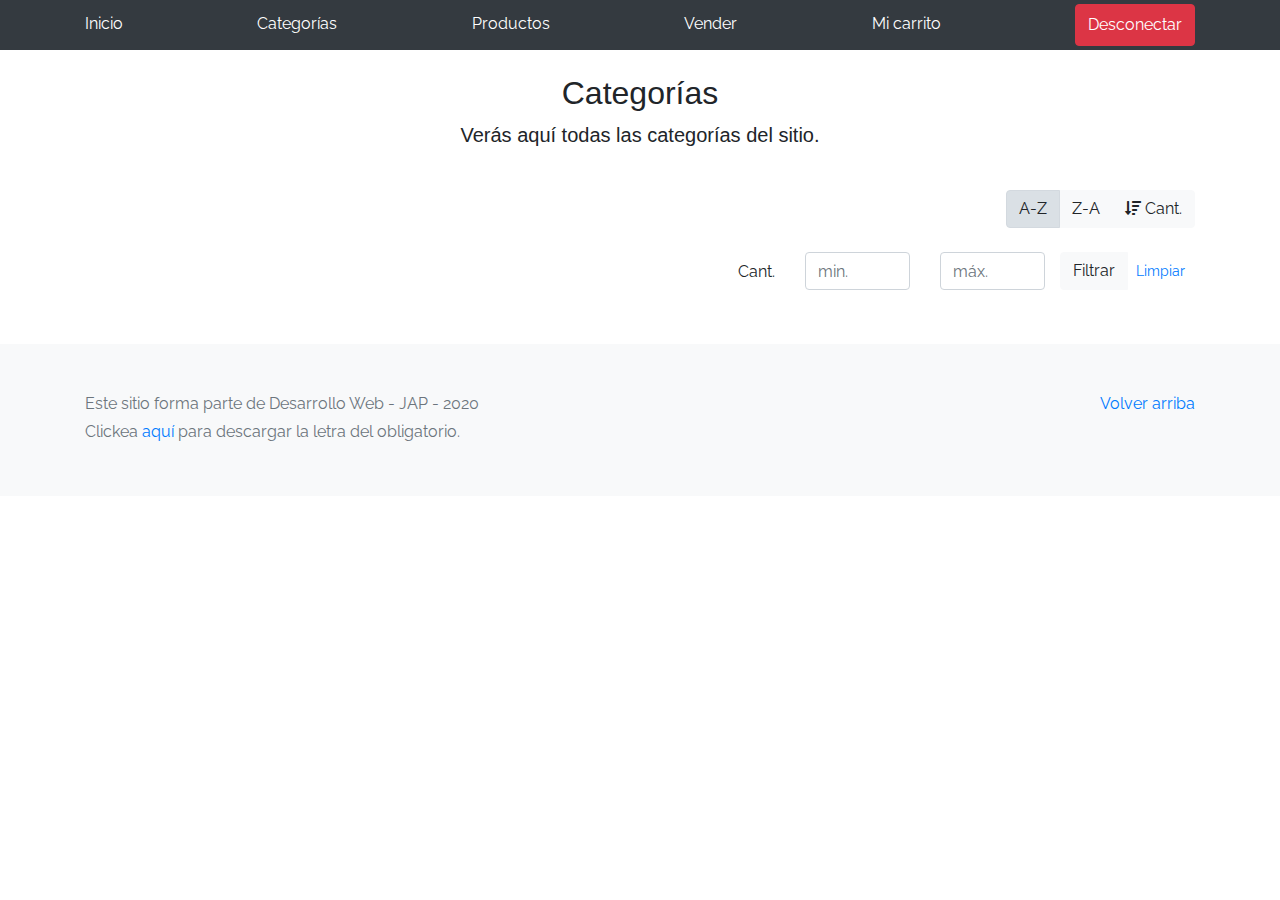
<file: categories.html>
<!DOCTYPE html>
<!-- saved from url=(0049)https://getbootstrap.com/docs/4.3/examples/album/ -->
<html lang="en">
  <head>
    <meta http-equiv="Content-Type" content="text/html; charset=UTF-8">
    <meta name="viewport" content="width=device-width, initial-scale=1, shrink-to-fit=no">
    <meta name="description" content="">
    <title>eMercado - Todo lo que busques está aquí</title>
    <meta name="google-signin-scope" content="profile email">
    <meta name="google-signin-client_id" content="978917900966-ka2gjq8goav6g8ss7s3sfohl68n6hs6p.apps.googleusercontent.com">
    <script src="https://apis.google.com/js/platform.js?onload=onLoad" async defer></script>
    <script src="js/google.js" charset="utf-8"></script>
    <script src="js/desconectar.js" charset="utf-8"></script>
    <link rel="canonical" href="https://getbootstrap.com/docs/4.3/examples/album/">
    <link href="https://fonts.googleapis.com/css?family=Raleway:300,300i,400,400i,700,700i,900,900i" rel="stylesheet">
    <link href="css/font-awesome.min.css" rel="stylesheet">
    <link href="css/bootstrap.min.css" rel="stylesheet">
    <link href="css/styles.css" rel="stylesheet">
  </head>
  <body>
    <nav class="site-header sticky-top py-1 bg-dark">
      <div class="container d-flex flex-column flex-md-row justify-content-between">
        <a class="py-2 d-none d-md-inline-block" href="inicio.html">Inicio</a>
        <a class="py-2 d-none d-md-inline-block" href="categories.html">Categorías</a>
        <a class="py-2 d-none d-md-inline-block" href="products.html">Productos</a>
        <a class="py-2 d-none d-md-inline-block" href="sell.html">Vender</a>
        <a class="py-2 d-none d-md-inline-block" href="cart.html">Mi carrito</a>
        <button class="btn btn-danger py-2 d-none d-md-inline-block" onclick="desconectar();">Desconectar</button>
      </div>
    </nav>
    <main role="main" class="pb-5">
        <div class="text-center p-4">
            <h2>Categorías</h2>
            <p class="lead">Verás aquí todas las categorías del sitio.</p>
        </div>
        <div class="container">
            <div class="row">
                <div class="col text-right">
                    <div class="btn-group btn-group-toggle mb-4" data-toggle="buttons">
                        <label class="btn btn-light active" id="sortAsc" >
                            <input type="radio" name="options" autocomplete="off" checked>A-Z
                        </label>
                        <label class="btn btn-light" id="sortDesc" >
                            <input type="radio" name="options" autocomplete="off">Z-A
                        </label>
                        <label class="btn btn-light" id="sortByCount" >
                            <input type="radio" name="options" autocomplete="off"><i class="fas fa-sort-amount-down mr-1"></i>Cant.
                        </label>
                    </div>
                </div>
            </div>
            <div class="row justify-content-end">
              <div class="col-md-6"></div>
                <div class="col-md-6 col-sm-12 mb-1 container">
                  <div class="row container p-0 m-0">
                    <div class="col">
                      <p class="font-weight-normal text-right my-2">Cant.</p>
                    </div>
                    <div class="col">
                      <input class="form-control" type="number" placeholder="min." id="rangeFilterCountMin">
                    </div>
                    <div class="col">
                      <input class="form-control" type="number" placeholder="máx." id="rangeFilterCountMax">
                    </div>
                    <div class="col-3 p-0">
                      <div class="btn-group" role="group">
                        <button class="btn btn-light btn-block" id="rangeFilterCount">Filtrar</button>
                        <button class="btn btn-link btn-sm" id="clearRangeFilter">Limpiar</button>
                      </div>
                    </div>
                  </div>
                </div>
            </div>
            <div class="row">
                <div class="list-group" id="cat-list-container">
                </div>
            </div>
        </div>
    </main>
    <footer class="text-muted bg-light">
      <div class="container">
        <p class="float-right">
          <a href="#">Volver arriba</a>
        </p>
        <p>Este sitio forma parte de Desarrollo Web - JAP - 2020</p>
        <p>Clickea <a target="_blank" href="Letra.pdf">aquí</a> para descargar la letra del obligatorio.</p>
      </div>
    </footer>
    <div id="spinner-wrapper"><div class="lds-ring"><div></div><div></div><div></div><div></div></div></div>
    <script src="js/jquery-3.4.1.min.js"></script>
    <script src="js/bootstrap.bundle.min.js"></script>
    <script src="js/init.js"></script>
    <script src="js/categories.js"></script>
  </body>
</html>
</file>
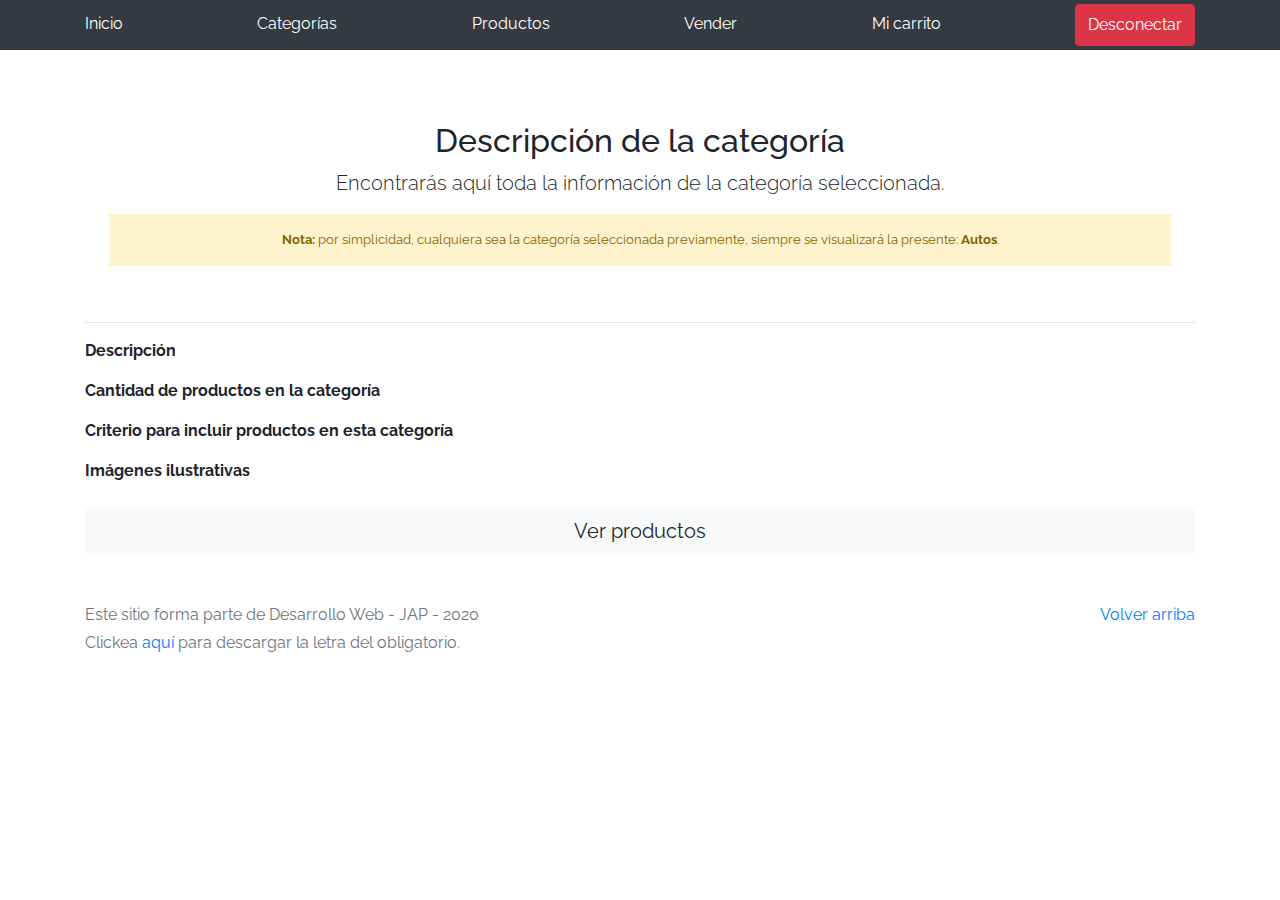
<file: category-info.html>
<!DOCTYPE html>
<!-- saved from url=(0049)https://getbootstrap.com/docs/4.3/examples/album/ -->
<html lang="en">

<head>
  <meta http-equiv="Content-Type" content="text/html; charset=UTF-8">
  <meta name="viewport" content="width=device-width, initial-scale=1, shrink-to-fit=no">
  <meta name="description" content="">
  <title>eMercado - Todo lo que busques está aquí</title>
  <link rel="canonical" href="https://getbootstrap.com/docs/4.3/examples/album/">
  <link href="https://fonts.googleapis.com/css?family=Raleway:300,300i,400,400i,700,700i,900,900i" rel="stylesheet">
  <!-- Bootstrap core CSS -->
  <link href="css/bootstrap.min.css" rel="stylesheet">
  <link href="css/styles.css" rel="stylesheet">
  <meta name="google-signin-scope" content="profile email">
  <meta name="google-signin-client_id" content="978917900966-ka2gjq8goav6g8ss7s3sfohl68n6hs6p.apps.googleusercontent.com">
  <script src="https://apis.google.com/js/platform.js?onload=onLoad" async defer></script>
  <script src="js/google.js" charset="utf-8"></script>
  <script src="js/desconectar.js" charset="utf-8"></script>
</head>

<body>
  <nav class="site-header sticky-top py-1 bg-dark">
    <div class="container d-flex flex-column flex-md-row justify-content-between">
      <a class="py-2 d-none d-md-inline-block" href="inicio.html">Inicio</a>
      <a class="py-2 d-none d-md-inline-block" href="categories.html">Categorías</a>
      <a class="py-2 d-none d-md-inline-block" href="products.html">Productos</a>
      <a class="py-2 d-none d-md-inline-block" href="sell.html">Vender</a>
      <a class="py-2 d-none d-md-inline-block" href="cart.html">Mi carrito</a>
      <button class="btn btn-danger py-2 d-none d-md-inline-block" onclick="desconectar();">Desconectar</button>
    </div>
  </nav>
  <main role="main">
    <div class="container mt-5">
      <div class="text-center p-4">
        <h2>Descripción de la categoría</h2>
        <p class="lead">Encontrarás aquí toda la información de la categoría seleccionada.</p>
        <p class="small alert-warning py-3"><strong>Nota: </strong>por simplicidad, cualquiera sea la categoría
          seleccionada previamente, siempre se visualizará la presente: <strong>Autos</strong>.</p>
      </div>
      <h3 id="categoryName"></h3>
      <hr class="my-3">
      <dl>
        <dt>Descripción</dt>
        <dd>
          <p id="categoryDescription"></p>
        </dd>

        <dt>Cantidad de productos en la categoría</dt>
        <dd>
          <p id="productCount"></p>
        </dd>

        <dt>Criterio para incluir productos en esta categoría</dt>
        <dd>
          <p id="productCriteria"></p>
        </dd>

        <dt>Imágenes ilustrativas</dt>
        <dd>
          <div class="row text-center text-lg-left pt-2" id="productImagesGallery">
          </div>
        </dd>
      </dl>
      <a type="button" class="btn btn-light btn-lg btn-block" href="products.html">Ver productos</a>
    </div>
  </main>
  <footer class="text-muted">
    <div class="container">
      <p class="float-right">
        <a href="#">Volver arriba</a>
      </p>
      <p>Este sitio forma parte de Desarrollo Web - JAP - 2020</p>
      <p>Clickea <a target="_blank" href="Letra.pdf">aquí</a> para descargar la letra del obligatorio.</p>
    </div>
  </footer>
  <div id="spinner-wrapper">
    <div class="lds-ring">
      <div></div>
      <div></div>
      <div></div>
      <div></div>
    </div>
  </div>
  <script src="js/jquery-3.4.1.min.js"></script>
  <script src="js/bootstrap.bundle.min.js"></script>
  <script src="js/init.js"></script>
  <script src="js/category-info.js"></script>
</body>

</html>
</file>
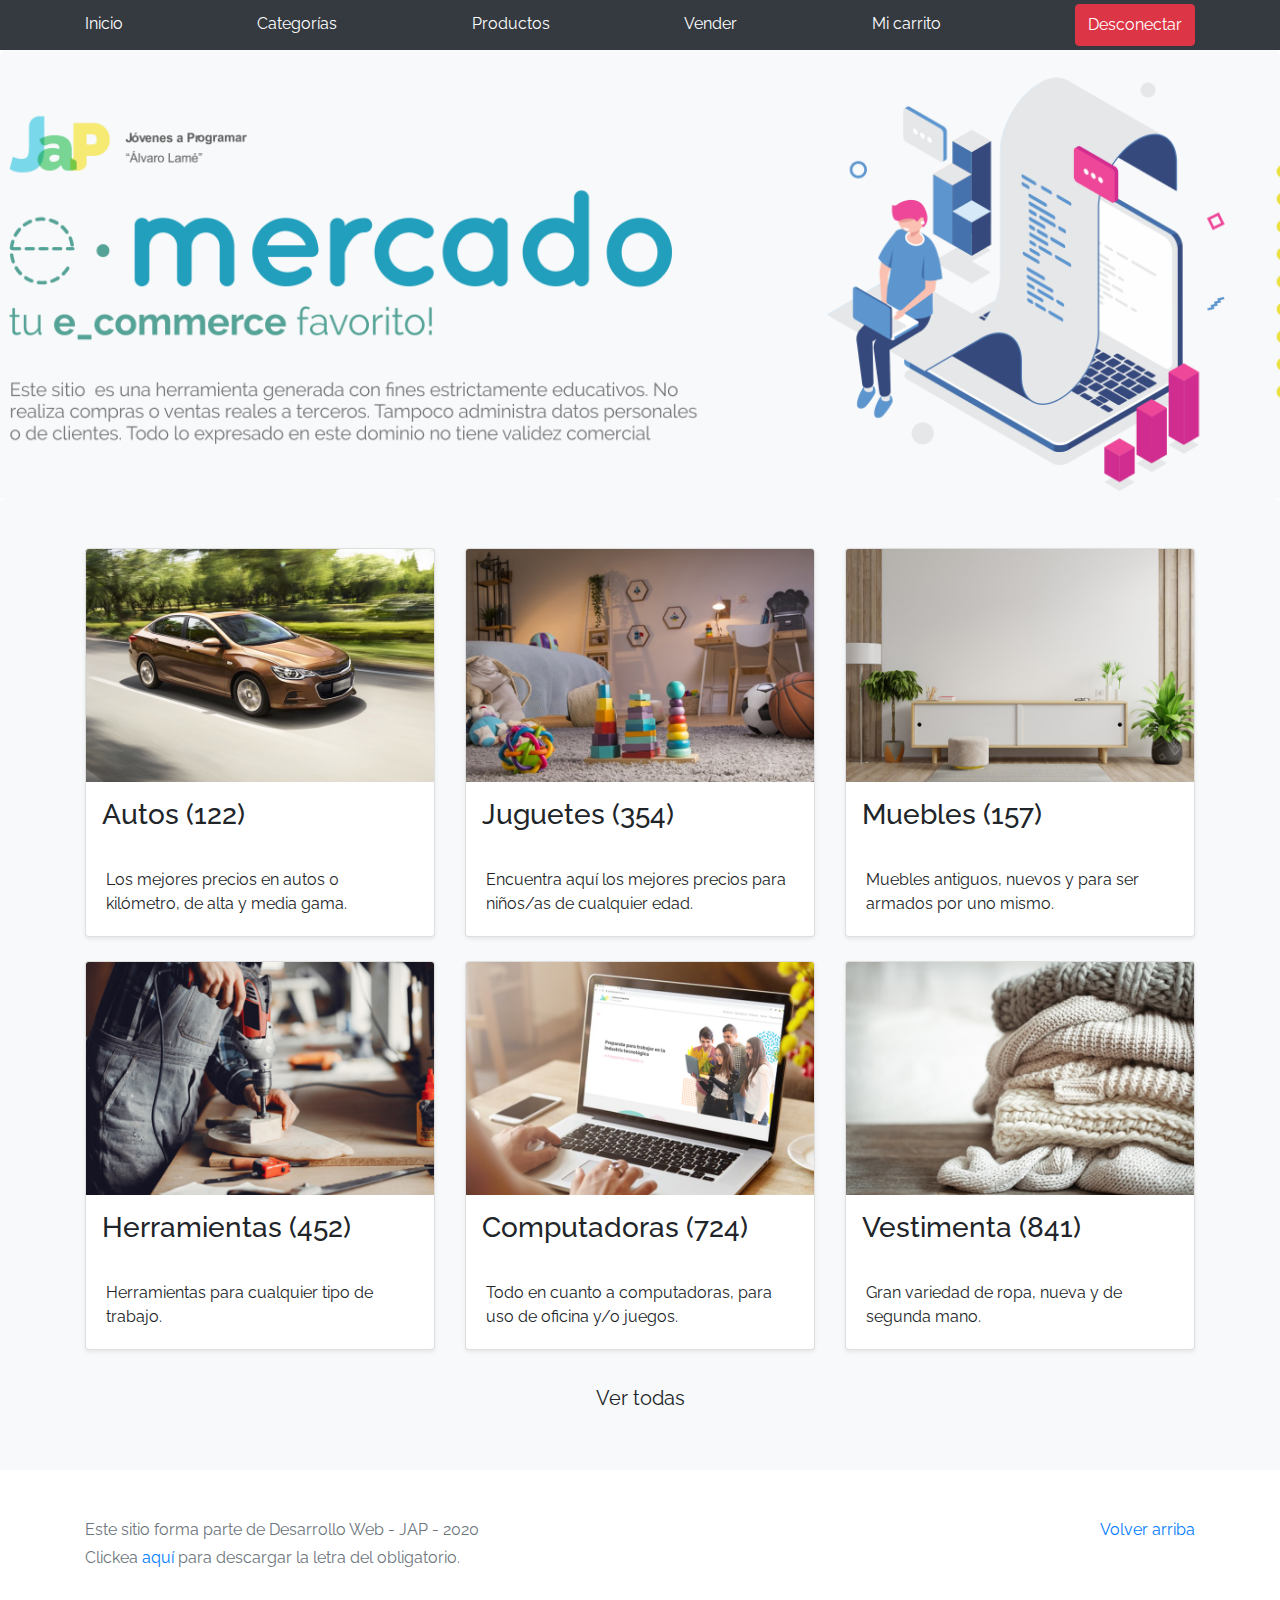
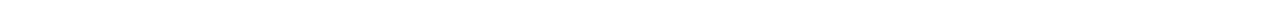
<file: inicio.html>
<!DOCTYPE html>
<!-- saved from url=(0049)https://getbootstrap.com/docs/4.3/examples/album/ -->
<html lang="en">
  <head>
    <meta http-equiv="Content-Type" content="text/html; charset=UTF-8">
    <meta name="viewport" content="width=device-width, initial-scale=1, shrink-to-fit=no">
    <meta name="description" content="">
    <title>eMercado - Todo lo que busques está aquí</title>
    <link rel="canonical" href="https://getbootstrap.com/docs/4.3/examples/album/">
    <link href="https://fonts.googleapis.com/css?family=Raleway:300,300i,400,400i,700,700i,900,900i" rel="stylesheet">
    <!-- Bootstrap core CSS -->
    <link href="css/bootstrap.min.css" rel="stylesheet">
    <link href="css/styles.css" rel="stylesheet">
    <meta name="google-signin-scope" content="profile email">
    <meta name="google-signin-client_id" content="978917900966-ka2gjq8goav6g8ss7s3sfohl68n6hs6p.apps.googleusercontent.com">
    <script src="https://apis.google.com/js/platform.js?onload=onLoad" async defer></script>
    <script src="js/google.js" charset="utf-8"></script>
    <script src="js/desconectar.js" charset="utf-8"></script>
  </head>
  <body>
    <nav class="site-header sticky-top py-1 bg-dark">
      <div class="container d-flex flex-column flex-md-row justify-content-between">
        <a class="py-2 d-none d-md-inline-block" href="inicio.html">Inicio</a>
        <a class="py-2 d-none d-md-inline-block" href="categories.html">Categorías</a>
        <a class="py-2 d-none d-md-inline-block" href="products.html">Productos</a>
        <a class="py-2 d-none d-md-inline-block" href="sell.html">Vender</a>
        <a class="py-2 d-none d-md-inline-block" href="cart.html">Mi carrito</a>
        <button class="btn btn-danger py-2 d-none d-md-inline-block" onclick="desconectar();">Desconectar</button>
      </div>
    </nav>
    <main role="main">
      <section class="jumbotron text-center">
        <div class="m-5">
          <h1></h1>
        </div>
      </section>
      <div class="album py-5 bg-light">
        <div class="container">
          <div class="row">
            <div class="col-md-4">
              <a href="categories.html" class="card mb-4 shadow-sm custom-card">
                <img class="bd-placeholder-img card-img-top"  src="img/cat1.jpg">
                <h3 class="m-3">Autos (122)</h3>
                <div class="card-body">
                  <p class="card-text">Los mejores precios en autos 0 kilómetro, de alta y media gama.</p>
                </div>
              </a>
            </div>
            <div class="col-md-4">
                <a href="categories.html" class="card mb-4 shadow-sm custom-card">
                  <img class="bd-placeholder-img card-img-top" src="img/cat2.jpg">
                  <h3 class="m-3">Juguetes (354)</h3>
                  <div class="card-body">
                    <p class="card-text">Encuentra aquí los mejores precios para niños/as de cualquier edad.</p>
                  </div>
                </a>
            </div>
            <div class="col-md-4">
                <a href="categories.html" class="card mb-4 shadow-sm custom-card">
                  <img class="bd-placeholder-img card-img-top" src="img/cat3.jpg">
                  <h3 class="m-3">Muebles (157)</h3>
                  <div class="card-body">
                    <p class="card-text">Muebles antiguos, nuevos y para ser armados por uno mismo.</p>
                  </div>
                </a>
            </div>
            <div class="col-md-4">
                <a href="categories.html" class="card mb-4 shadow-sm custom-card">
                  <img class="bd-placeholder-img card-img-top" src="img/cat4.jpg">
                  <h3 class="m-3">Herramientas (452)</h3>
                  <div class="card-body">
                    <p class="card-text">Herramientas para cualquier tipo de trabajo.</p>
                  </div>
                </a>
            </div>
            <div class="col-md-4">
                <a href="categories.html" class="card mb-4 shadow-sm custom-card">
                  <img class="bd-placeholder-img card-img-top" src="img/cat5.jpg">
                  <h3 class="m-3">Computadoras (724)</h3>
                  <div class="card-body">
                    <p class="card-text">Todo en cuanto a computadoras, para uso de oficina y/o juegos.</p>
                  </div>
                </a>
            </div>
            <div class="col-md-4">
                <a href="categories.html" class="card mb-4 shadow-sm custom-card">
                  <img class="bd-placeholder-img card-img-top" src="img/cat6.jpg">
                  <h3 class="m-3">Vestimenta (841)</h3>
                  <div class="card-body">
                    <p class="card-text">Gran variedad de ropa, nueva y de segunda mano.</p>
                  </div>
                </a>
            </div>
          </div>
          <div class="row">
              <a type="button" class="btn btn-light btn-lg btn-block" href="categories.html">Ver todas</a>
          </div>
        </div>
      </div>
    </main>
    <footer class="text-muted">
      <div class="container">
        <p class="float-right">
          <a href="#">Volver arriba</a><br>
        </p>
        <p>Este sitio forma parte de Desarrollo Web - JAP - 2020</p>
        <p>Clickea <a target="_blank" href="Letra.pdf">aquí</a> para descargar la letra del obligatorio.</p>
      </div>
    </footer>
    <script src="js/jquery-3.4.1.min.js"></script>
    <script src="js/bootstrap.bundle.min.js"></script>
    <script src="js/init.js"></script>
  </body>
</html>
</file>
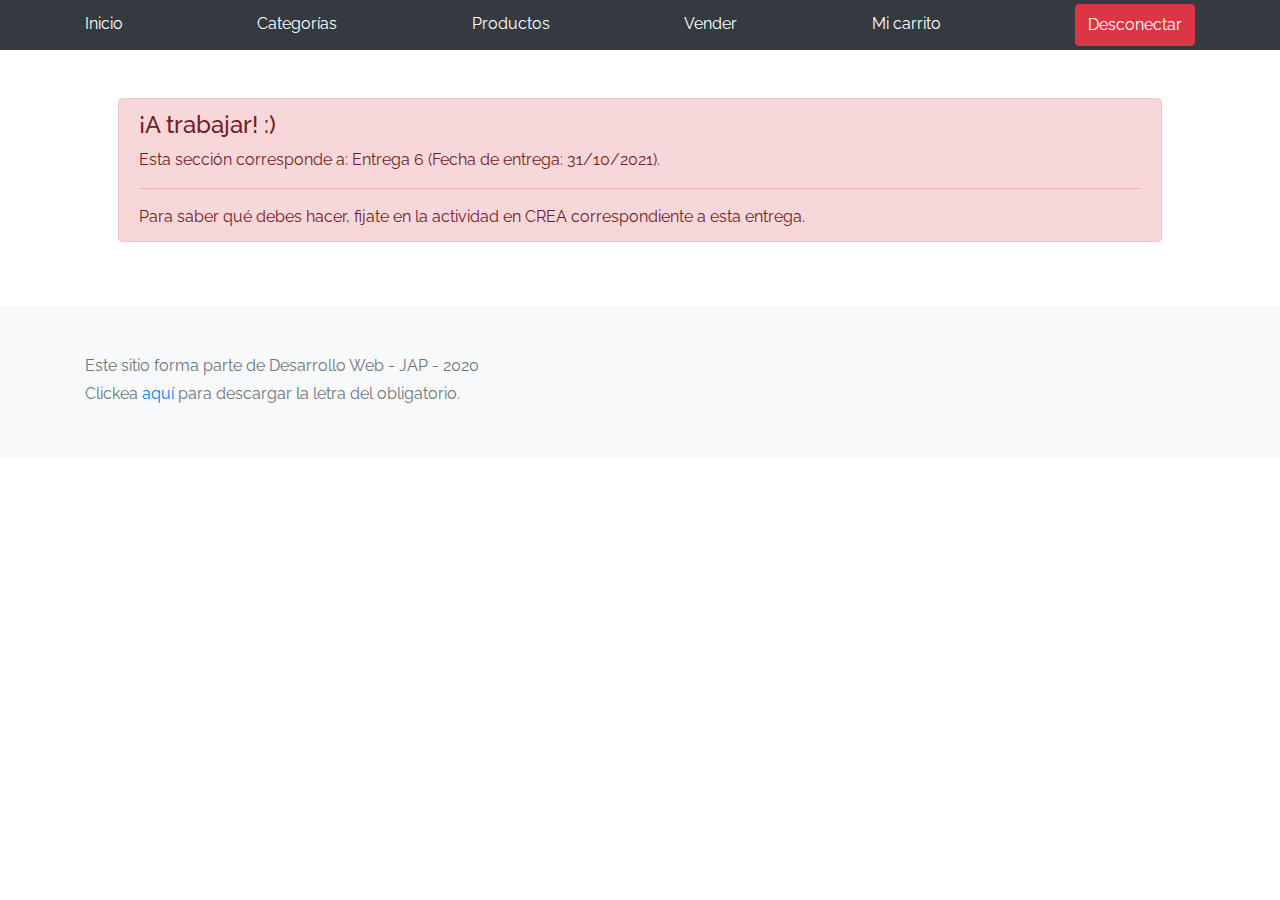
<file: my-profile.html>
<!DOCTYPE html>
<!-- saved from url=(0049)https://getbootstrap.com/docs/4.3/examples/album/ -->
<html lang="en">

<head>
  <meta http-equiv="Content-Type" content="text/html; charset=UTF-8">
  <meta name="google-signin-scope" content="profile email">
  <meta name="google-signin-client_id" content="978917900966-ka2gjq8goav6g8ss7s3sfohl68n6hs6p.apps.googleusercontent.com">
  <script src="https://apis.google.com/js/platform.js?onload=onLoad" async defer></script>
  <script src="js/google.js" charset="utf-8"></script>
  <script src="js/desconectar.js" charset="utf-8"></script>
  <meta name="viewport" content="width=device-width, initial-scale=1, shrink-to-fit=no">
  <meta name="description" content="">
  <title>eMercado - Todo lo que busques está aquí</title>

  <link rel="canonical" href="https://getbootstrap.com/docs/4.3/examples/album/">
  <link href="https://fonts.googleapis.com/css?family=Raleway:300,300i,400,400i,700,700i,900,900i" rel="stylesheet">

  <style>
    .bd-placeholder-img {
      font-size: 1.125rem;
      text-anchor: middle;
      -webkit-user-select: none;
      -moz-user-select: none;
      -ms-user-select: none;
      user-select: none;
    }

    @media (min-width: 768px) {
      .bd-placeholder-img-lg {
        font-size: 3.5rem;
      }
    }
  </style>
  <link href="css/bootstrap.min.css" rel="stylesheet">
  <link href="css/styles.css" rel="stylesheet">
  <link href="css/dropzone.css" rel="stylesheet">
</head>

<body>
  <nav class="site-header sticky-top py-1 bg-dark">
    <div class="container d-flex flex-column flex-md-row justify-content-between">
      <a class="py-2 d-none d-md-inline-block" href="inicio.html">Inicio</a>
      <a class="py-2 d-none d-md-inline-block" href="categories.html">Categorías</a>
      <a class="py-2 d-none d-md-inline-block" href="products.html">Productos</a>
      <a class="py-2 d-none d-md-inline-block" href="sell.html">Vender</a>
      <a class="py-2 d-none d-md-inline-block" href="cart.html">Mi carrito</a>
      <button class="btn btn-danger py-2 d-none d-md-inline-block" onclick="desconectar();">Desconectar</button>
    </div>
  </nav>
  <div class="container p-5">
    <div class="alert alert-danger" role="alert" style="position: relative; width:auto; top: 0;">
      <h4 class="alert-heading">¡A trabajar! :)</h4>
      <p>Esta sección corresponde a: Entrega 6 (Fecha de entrega: 31/10/2021).</p>
      <hr>
      <p class="mb-0">Para saber qué debes hacer, fijate en la actividad en CREA correspondiente a esta entrega.</p>
    </div>
  </div>
  <footer class="text-muted bg-light">
    <div class="container">
      <p>Este sitio forma parte de Desarrollo Web - JAP - 2020</p>
      <p>Clickea <a target="_blank" href="Letra.pdf">aquí</a> para descargar la letra del obligatorio.</p>
    </div>
  </footer>
  <div class="alert fade alert-success" role="alert" id="alertResult">
    <span id="resultSpan"></span>
    <button type="button" class="close" data-dismiss="alert" aria-label="Close">
      <span aria-hidden="true">&times;</span>
    </button>
  </div>
  <div id="spinner-wrapper">
    <div class="lds-ring">
      <div></div>
      <div></div>
      <div></div>
      <div></div>
    </div>
  </div>
  <script src="js/jquery-3.4.1.min.js"></script>
  <script src="js/bootstrap.bundle.min.js"></script>
  <script src="js/dropzone.js"></script>
  <script src="js/init.js"></script>
  <script src="js/my-profile.js"></script>
</body>

</html>
</file>
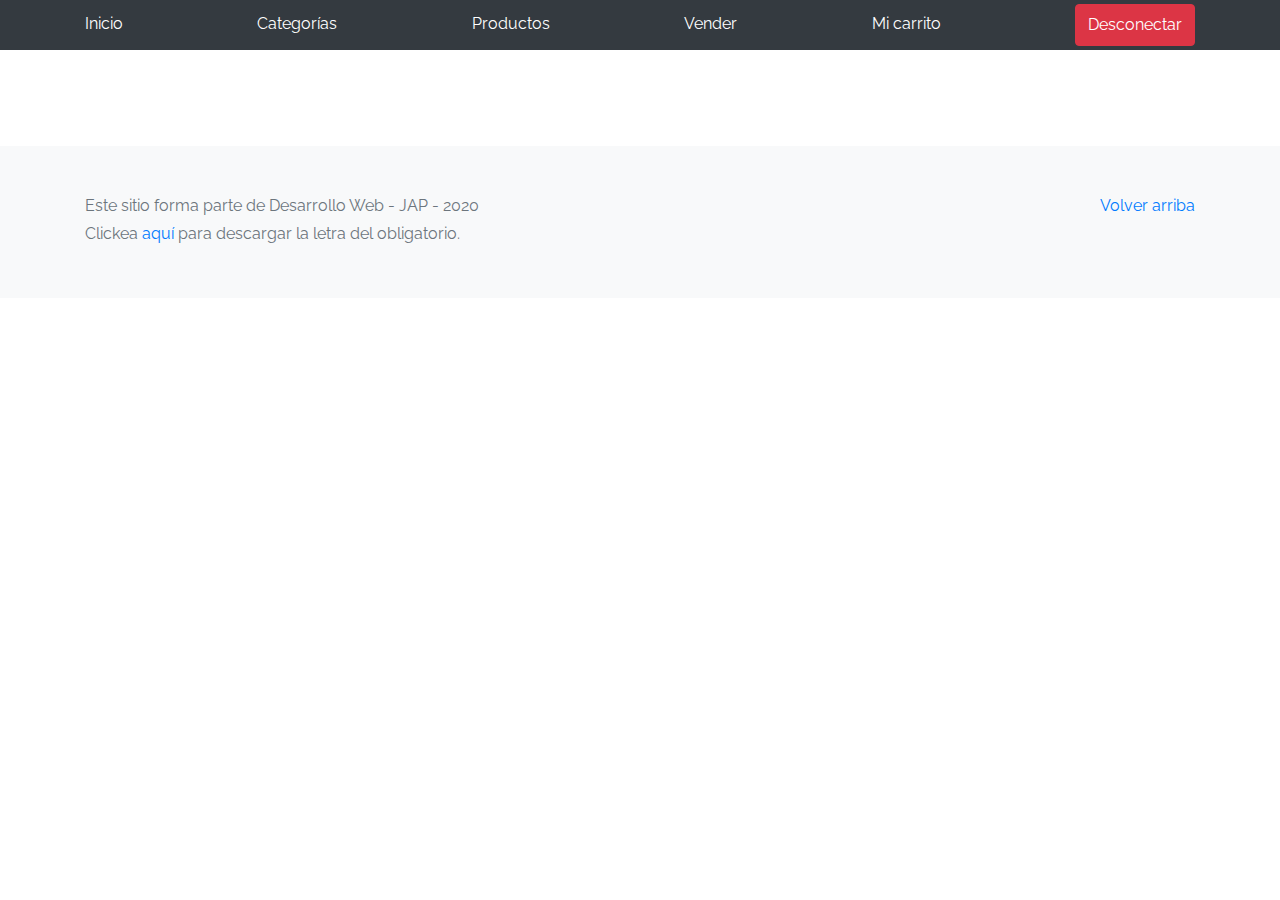
<file: products.html>
<!DOCTYPE html>
<!-- saved from url=(0049)https://getbootstrap.com/docs/4.3/examples/album/ -->
<html lang="en">
  <head>
    <meta http-equiv="Content-Type" content="text/html; charset=UTF-8">
    <meta name="viewport" content="width=device-width, initial-scale=1, shrink-to-fit=no">
    <meta name="description" content="">
    <title>eMercado - Todo lo que busques está aquí</title>
    <meta name="google-signin-scope" content="profile email">
    <meta name="google-signin-client_id" content="978917900966-ka2gjq8goav6g8ss7s3sfohl68n6hs6p.apps.googleusercontent.com">
    <script src="https://apis.google.com/js/platform.js?onload=onLoad" async defer></script>
    <script src="js/google.js" charset="utf-8"></script>
    <script src="js/desconectar.js" charset="utf-8"></script>
    <link rel="canonical" href="https://getbootstrap.com/docs/4.3/examples/album/">
    <link href="https://fonts.googleapis.com/css?family=Raleway:300,300i,400,400i,700,700i,900,900i" rel="stylesheet">
    <link href="css/font-awesome.min.css" rel="stylesheet">
    <link href="css/bootstrap.min.css" rel="stylesheet">
    <link href="css/styles.css" rel="stylesheet">
  </head>
  <body>
    <nav class="site-header sticky-top py-1 bg-dark">
      <div class="container d-flex flex-column flex-md-row justify-content-between">
        <a class="py-2 d-none d-md-inline-block" href="inicio.html">Inicio</a>
        <a class="py-2 d-none d-md-inline-block" href="categories.html">Categorías</a>
        <a class="py-2 d-none d-md-inline-block" href="products.html">Productos</a>
        <a class="py-2 d-none d-md-inline-block" href="sell.html">Vender</a>
        <a class="py-2 d-none d-md-inline-block" href="cart.html">Mi carrito</a>
        <button class="btn btn-danger py-2 d-none d-md-inline-block" onclick="desconectar();">Desconectar</button>
      </div>
    </nav>
    <div class="container p-5">
      <div id="productos">

      </div>
    </div>
    <footer class="text-muted bg-light">
      <div class="container">
        <p class="float-right">
          <a href="#">Volver arriba</a>
        </p>
        <p>Este sitio forma parte de Desarrollo Web - JAP - 2020</p>
        <p>Clickea <a target="_blank" href="Letra.pdf">aquí</a> para descargar la letra del obligatorio.</p>
      </div>
    </footer>
    <div id="spinner-wrapper"><div class="lds-ring"><div></div><div></div><div></div><div></div></div></div>
    <script src="js/jquery-3.4.1.min.js"></script>
    <script src="js/bootstrap.bundle.min.js"></script>
    <script src="js/init.js"></script>
    <script src="js/products.js"></script>
  </body>
</html>
</file>
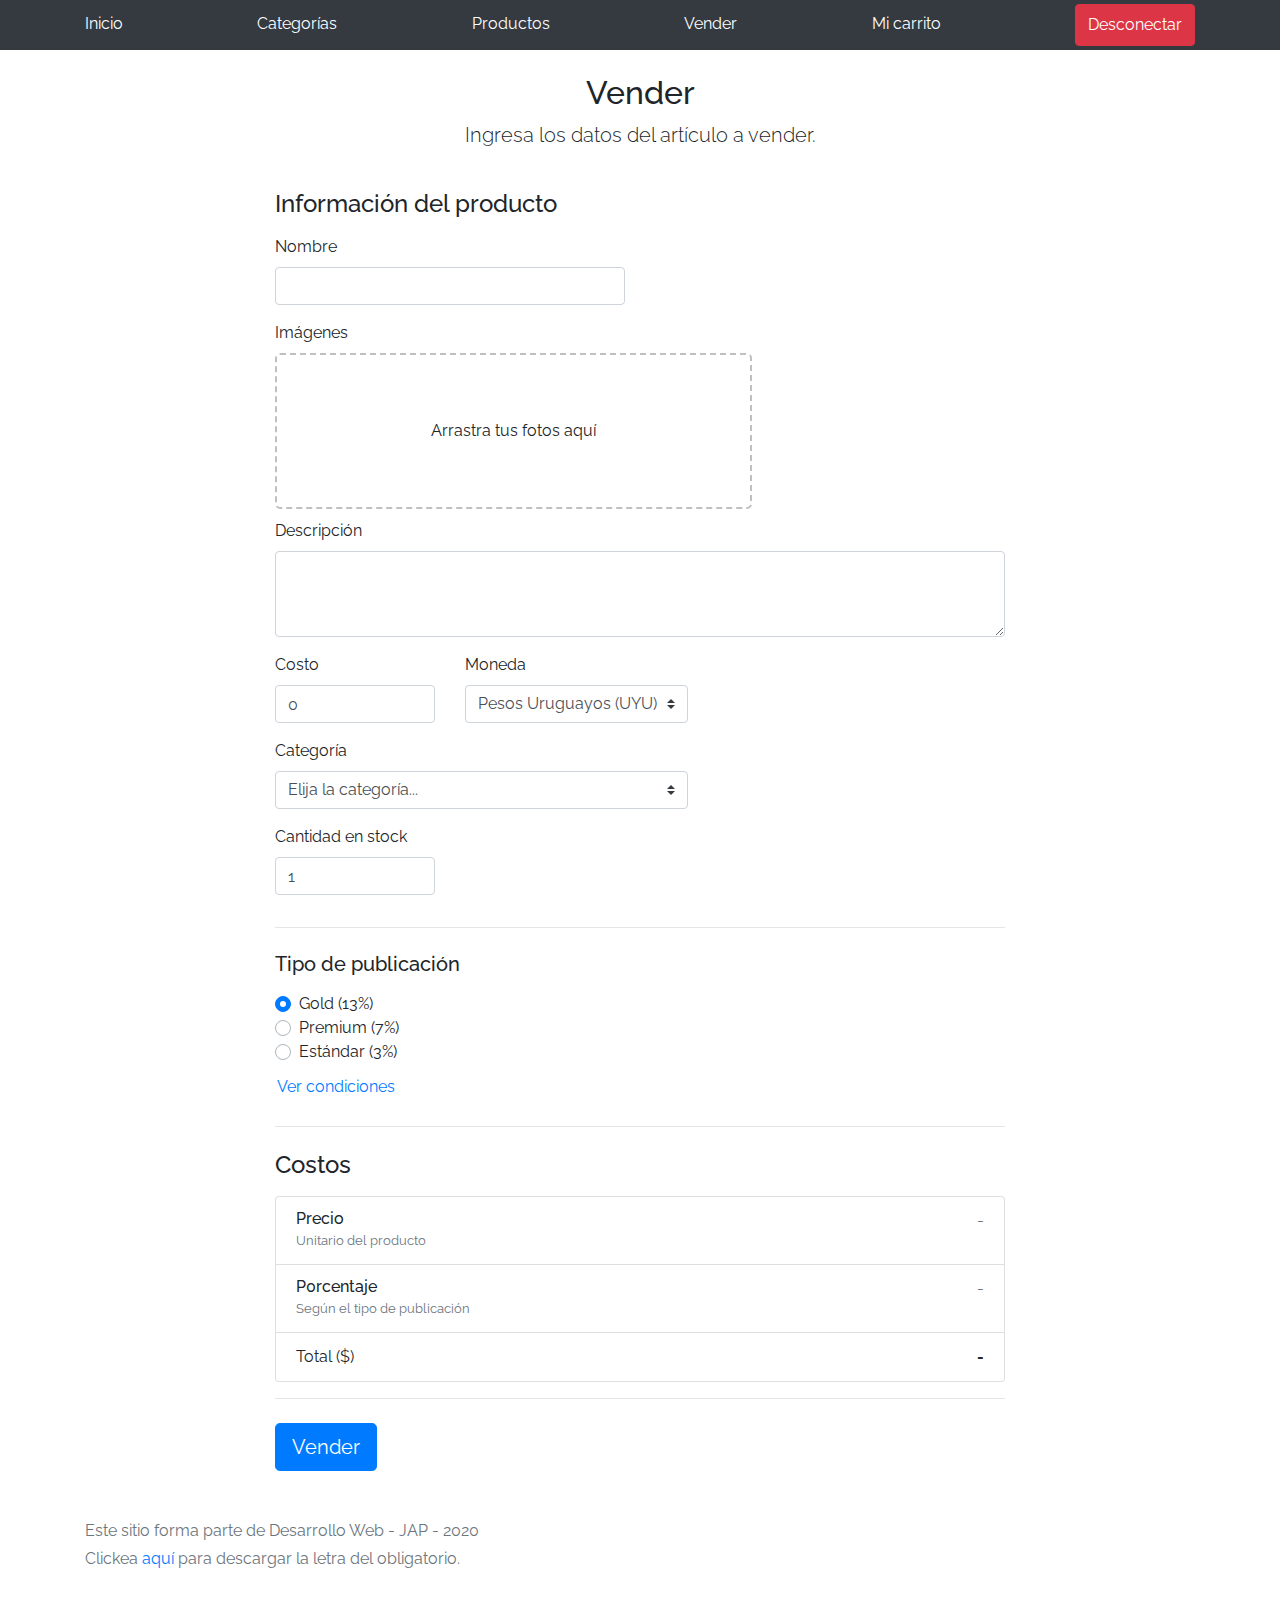
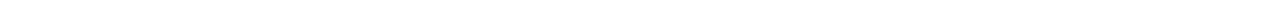
<file: sell.html>
<!DOCTYPE html>
<!-- saved from url=(0049)https://getbootstrap.com/docs/4.3/examples/album/ -->
<html lang="en"><head><meta http-equiv="Content-Type" content="text/html; charset=UTF-8">

    <meta name="viewport" content="width=device-width, initial-scale=1, shrink-to-fit=no">
    <meta name="description" content="">
    <title>eMercado - Todo lo que busques está aquí</title>
    <meta name="google-signin-scope" content="profile email">
    <meta name="google-signin-client_id" content="978917900966-ka2gjq8goav6g8ss7s3sfohl68n6hs6p.apps.googleusercontent.com">
    <script src="https://apis.google.com/js/platform.js?onload=onLoad" async defer></script>
    <script src="js/google.js" charset="utf-8"></script>
    <script src="js/desconectar.js" charset="utf-8"></script>
    <link rel="canonical" href="https://getbootstrap.com/docs/4.3/examples/album/">
    <link href="https://fonts.googleapis.com/css?family=Raleway:300,300i,400,400i,700,700i,900,900i" rel="stylesheet">

    <style>
      .bd-placeholder-img {
        font-size: 1.125rem;
        text-anchor: middle;
        -webkit-user-select: none;
        -moz-user-select: none;
        -ms-user-select: none;
        user-select: none;
      }

      @media (min-width: 768px) {
        .bd-placeholder-img-lg {
          font-size: 3.5rem;
        }
      }
    </style>
    <link href="css/bootstrap.min.css" rel="stylesheet">
    <link href="css/styles.css" rel="stylesheet">
    <link href="css/dropzone.css" rel="stylesheet">
  </head>
  <body>
    <nav class="site-header sticky-top py-1 bg-dark">
        <div class="container d-flex flex-column flex-md-row justify-content-between">
            <a class="py-2 d-none d-md-inline-block" href="inicio.html">Inicio</a>
            <a class="py-2 d-none d-md-inline-block" href="categories.html">Categorías</a>
            <a class="py-2 d-none d-md-inline-block" href="products.html">Productos</a>
            <a class="py-2 d-none d-md-inline-block" href="sell.html">Vender</a>
            <a class="py-2 d-none d-md-inline-block" href="cart.html">Mi carrito</a>
            <button class="btn btn-danger py-2 d-none d-md-inline-block" onclick="desconectar();">Desconectar</button>
        </div>
    </nav>
      <div class="container">
        <div class="text-center p-4">
          <h2>Vender</h2>
          <p class="lead">Ingresa los datos del artículo a vender.</p>
        </div>
        <div class="row justify-content-md-center">
          <div class="col-md-8 order-md-1">
            <h4 class="mb-3">Información del producto</h4>
            <form class="needs-validation" id="sell-info">
              <div class="row">
                <div class="col-md-6 mb-3">
                  <label for="productName">Nombre</label>
                  <input type="text" class="form-control" id="productName" placeholder="" value="" >
                  <div class="invalid-feedback">
                    Ingresa un nombre
                  </div>
                </div>
              </div>
              <div class="row">
                <div class="col-md-8 order-md-1">
                    <label for="zip">Imágenes</label>
                    <div class="needsclick dz-clickable" id="file-upload">
                      <div class="dz-message needsclick">
                        Arrastra tus fotos aquí<br>
                      </div>
                    </div>
                </div>
              </div>
              <div class="row">
                  <div class="col-md-12 mb-3">
                      <label for="productDescription">Descripción</label>
                      <textarea class="form-control" id="productDescription" rows="3"></textarea>
                  </div>
                </div>
              <div class="row">
                <div class="col-md-3 mb-3">
                  <label for="zip">Costo</label>
                  <input type="number" class="form-control" id="productCostInput" placeholder="" required="" value="0" min="0">
                  <div class="invalid-feedback">
                    El costo debe ser mayor que 0.
                  </div>
                </div>
                <div class="col-md-4 mb-3">
                    <label for="state">Moneda</label>
                    <select class="custom-select d-block w-100" id="productCurrency" required="">
                      <option selected>Pesos Uruguayos (UYU)</option>
                      <option>Dólares (USD)</option>
                    </select>
                    <div class="invalid-feedback">
                      Ingresa una categoría válida.
                    </div>
                  </div>
              </div>
              <div class="row">
                  <div class="col-md-7 mb-3">
                  <label for="state">Categoría</label>
                  <select class="custom-select d-block w-100" id="productCategory">
                    <option value="">Elija la categoría...</option>
                    <option>Autos</option>
                    <option>Juguetes</option>
                    <option>Muebles</option>
                    <option>Herramientas</option>
                    <option>Computadoras</option>
                    <option>Vestimenta</option>
                  </select>
                  <div class="invalid-feedback">
                    Por favor ingresa una categoría válida.
                  </div>
                </div>
              </div>
              <div class="row">
                  <div class="col-md-3 mb-3">
                    <label for="productCountInput">Cantidad en stock</label>
                    <input type="number" class="form-control" id="productCountInput" placeholder="" required="" value="1" min="0">
                    <div class="invalid-feedback">
                      La cantidad es requerida.
                    </div>
                  </div>
                </div>
              <hr class="mb-4">
              <h5 class="mb-3">Tipo de publicación</h5>
              <div class="d-block my-3">
                <div class="custom-control custom-radio">
                  <input id="goldradio" name="publicationType" type="radio" class="custom-control-input" checked="" required="">
                  <label class="custom-control-label" for="goldradio">Gold (13%)</label>
                </div>
                <div class="custom-control custom-radio">
                  <input id="premiumradio" name="publicationType" type="radio" class="custom-control-input" required="">
                  <label class="custom-control-label" for="premiumradio">Premium (7%)</label>
                </div>
                <div class="custom-control custom-radio">
                  <input id="standardradio" name="publicationType" type="radio" class="custom-control-input" required="">
                  <label class="custom-control-label" for="standardradio">Estándar (3%)</label>
                </div>
                <div class="row">
                  <button type="button" class="m-1 btn btn-link" data-toggle="modal" data-target="#contidionsModal">Ver condiciones</button>
                </div>
              </div>
              <hr class="mb-4">
              <h4 class="mb-3">Costos</h4>
              <ul class="list-group mb-3">
                  <li class="list-group-item d-flex justify-content-between lh-condensed">
                    <div>
                      <h6 class="my-0">Precio</h6>
                      <small class="text-muted">Unitario del producto</small>
                    </div>
                    <span class="text-muted" id="productCostText">-</span>
                  </li>
                  <li class="list-group-item d-flex justify-content-between lh-condensed">
                    <div>
                      <h6 class="my-0">P0rcentaje</h6>
                      <small class="text-muted">Según el tipo de publicación</small>
                    </div>
                    <span class="text-muted" id="comissionText">-</span>
                  </li>
                  <li class="list-group-item d-flex justify-content-between">
                    <span>Total ($)</span>
                    <strong id="totalCostText">-</strong>
                  </li>
                </ul>
              <hr class="mb-4">
              <button class="btn btn-primary btn-lg" type="submit">Vender</button>
            </form>
          </div>
        </div>
      </div>
      <footer class="text-muted">
        <div class="container">
            <p>Este sitio forma parte de Desarrollo Web - JAP - 2020</p>
            <p>Clickea <a target="_blank" href="Letra.pdf">aquí</a> para descargar la letra del obligatorio.</p>
        </div>
      </footer>
      <div class="alert fade" role="alert" id="alertResult">
          <span id="resultSpan"></span>
          <button type="button" class="close" data-dismiss="alert" aria-label="Close">
              <span aria-hidden="true">&times;</span>
          </button>
      </div>

      <div class="modal fade" tabindex="-1" role="dialog" id="contidionsModal">
        <div class="modal-dialog" role="document">
          <div class="modal-content">
            <div class="modal-header">
              <h5 class="modal-title">Condiciones de publicación</h5>
              <button type="button" class="close" data-dismiss="modal" aria-label="Close">
                <span aria-hidden="true">&times;</span>
              </button>
            </div>
            <div class="modal-body">
              <div class="container">
                  <div class="row">
                      <h5 class="text-warning">Gold (13%)</h5>
                      <p class="muted text-justify">Tu producto se verá de forma promocionada en portada, además de las condiciones de Premium y Estándar.</p>
                  </div>
                  <hr>
                  <div class="row">
                      <h5 class="text-primary">Stándar (7%)</h5>
                      <p class="muted text-justify">Se mostrará el producto en los primeros lugares de resultados de búsqueda, así cómo cuando se ingrese a la categoría que pertenezca.</p>
                  </div>
                  <hr>
                  <div class="row">
                      <h5 class="text-secondary">Estándar (3%)</h5>
                      <p class="muted text-justify">El producto se listará en la categoría correspondiente, así como en los resultados de búsquedas que coincidan con las palabras claves en el nombre.</p>
                  </div>
              </div>
            </div>
            <div class="modal-footer">
              <button type="button" class="btn btn-primary" data-dismiss="modal">Cerrar</button>
            </div>
          </div>
        </div>
      </div>
      <div id="spinner-wrapper"><div class="lds-ring"><div></div><div></div><div></div><div></div></div></div>
      <script src="js/jquery-3.4.1.min.js"></script>
      <script src="js/bootstrap.bundle.min.js"></script>
      <script src="js/dropzone.js"></script>
      <script src="js/init.js"></script>
      <script src="js/sell.js"></script>
    </body>
</html>
</file>
<file: css/styles.css>
.jumbotron, .card-body, .container, .site-header{
    font-family: 'Raleway', serif !important;
}

.jumbotron .display-4{
    font-weight: bold;
}

.jumbotron {
  height: 50vh;
  padding: 5em inherit;
  margin-bottom: 0;
  background-color: #53C0FB;
  background: url('../img/cover_back.png');
  background-size: cover;
  background-position: center;
  background-repeat: no-repeat;
  color: black;
  font-weight: bold;
}

@media (min-width: 768px) {
  .jumbotron {
    padding-top: 6rem;
    padding-bottom: 6rem;
  }
}

.jumbotron p:last-child {
  margin-bottom: 0;
}

.jumbotron-heading {
  font-weight: 300;
}

.jumbotron .container {
  max-width: 40rem;
  background-color: rgba(255, 255, 255, 0.5);
  border-radius: 10px;
  text-shadow: 1px 1px 2px grey;
}

.jumbotron .lead{
  font-size: 38px;
}

footer {
  padding-top: 3rem;
  padding-bottom: 3rem;
}

footer p {
  margin-bottom: .25rem;
}

.site-header a {
  color: white;
  transition: ease-in-out color .15s;
}

.light-text {
  color: white;
}

.site-header .dropdown-menu a {
  color: black;
}

.dropzone{
  border: 2px dashed #0087F7;
  border-radius: 5px;
  background: white;
}

.alert{
  position: fixed;
  top:80px;
  width: 50%;
  left: 50%;
  transform: translate(-50%, 0);
}

.lds-ring {
  display: inline-block;
  position: relative;
  width: 64px;
  height: 64px;
  top:50%;
  left: 50%;
}
.lds-ring div {
  box-sizing: border-box;
  display: block;
  position: absolute;
  width: 51px;
  height: 51px;
  margin: 6px;
  border: 6px solid #fff;
  border-radius: 50%;
  animation: lds-ring 1.2s cubic-bezier(0.5, 0, 0.5, 1) infinite;
  border-color: #fff transparent transparent transparent;
}
.lds-ring div:nth-child(1) {
  animation-delay: -0.45s;
}
.lds-ring div:nth-child(2) {
  animation-delay: -0.3s;
}
.lds-ring div:nth-child(3) {
  animation-delay: -0.15s;
}
@keyframes lds-ring {
  0% {
    transform: rotate(0deg);
  }
  100% {
    transform: rotate(360deg);
  }
}

#spinner-wrapper{
  position: fixed;
  background-color: rgba(0,0,0,0.5);
  width:100%;
  height: 100%;
  top:0;
  left:0;
  z-index: 1021;
  display: none;
}

a.custom-card,
a.custom-card:hover {
  color: inherit;
  text-decoration: inherit;
}

.checked {
  color: orange;
}
</file>
<file: css/dropzone.css>
/*
 * The MIT License
 * Copyright (c) 2012 Matias Meno <m@tias.me>
 */
.dropzone, .dropzone * {
  box-sizing: border-box; }

.dropzone {
  position: relative; }
  .dropzone .dz-preview {
    position: relative;
    display: inline-block;
    width: 120px;
    margin: 0.5em; }
    .dropzone .dz-preview .dz-progress {
      display: block;
      height: 15px;
      border: 1px solid #aaa; }
      .dropzone .dz-preview .dz-progress .dz-upload {
        display: block;
        height: 100%;
        width: 0;
        background: green; }
    .dropzone .dz-preview .dz-error-message {
      color: red;
      display: none; }
    .dropzone .dz-preview.dz-error .dz-error-message, .dropzone .dz-preview.dz-error .dz-error-mark {
      display: block; }
    .dropzone .dz-preview.dz-success .dz-success-mark {
      display: block; }
    .dropzone .dz-preview .dz-error-mark, .dropzone .dz-preview .dz-success-mark {
      position: absolute;
      display: none;
      left: 30px;
      top: 30px;
      width: 54px;
      height: 58px;
      left: 50%;
      margin-left: -27px; }

@-webkit-keyframes passing-through {
  0% {
    opacity: 0;
    -webkit-transform: translateY(40px);
    -moz-transform: translateY(40px);
    -ms-transform: translateY(40px);
    -o-transform: translateY(40px);
    transform: translateY(40px); }
  30%, 70% {
    opacity: 1;
    -webkit-transform: translateY(0px);
    -moz-transform: translateY(0px);
    -ms-transform: translateY(0px);
    -o-transform: translateY(0px);
    transform: translateY(0px); }
  100% {
    opacity: 0;
    -webkit-transform: translateY(-40px);
    -moz-transform: translateY(-40px);
    -ms-transform: translateY(-40px);
    -o-transform: translateY(-40px);
    transform: translateY(-40px); } }
@-moz-keyframes passing-through {
  0% {
    opacity: 0;
    -webkit-transform: translateY(40px);
    -moz-transform: translateY(40px);
    -ms-transform: translateY(40px);
    -o-transform: translateY(40px);
    transform: translateY(40px); }
  30%, 70% {
    opacity: 1;
    -webkit-transform: translateY(0px);
    -moz-transform: translateY(0px);
    -ms-transform: translateY(0px);
    -o-transform: translateY(0px);
    transform: translateY(0px); }
  100% {
    opacity: 0;
    -webkit-transform: translateY(-40px);
    -moz-transform: translateY(-40px);
    -ms-transform: translateY(-40px);
    -o-transform: translateY(-40px);
    transform: translateY(-40px); } }
@keyframes passing-through {
  0% {
    opacity: 0;
    -webkit-transform: translateY(40px);
    -moz-transform: translateY(40px);
    -ms-transform: translateY(40px);
    -o-transform: translateY(40px);
    transform: translateY(40px); }
  30%, 70% {
    opacity: 1;
    -webkit-transform: translateY(0px);
    -moz-transform: translateY(0px);
    -ms-transform: translateY(0px);
    -o-transform: translateY(0px);
    transform: translateY(0px); }
  100% {
    opacity: 0;
    -webkit-transform: translateY(-40px);
    -moz-transform: translateY(-40px);
    -ms-transform: translateY(-40px);
    -o-transform: translateY(-40px);
    transform: translateY(-40px); } }
@-webkit-keyframes slide-in {
  0% {
    opacity: 0;
    -webkit-transform: translateY(40px);
    -moz-transform: translateY(40px);
    -ms-transform: translateY(40px);
    -o-transform: translateY(40px);
    transform: translateY(40px); }
  30% {
    opacity: 1;
    -webkit-transform: translateY(0px);
    -moz-transform: translateY(0px);
    -ms-transform: translateY(0px);
    -o-transform: translateY(0px);
    transform: translateY(0px); } }
@-moz-keyframes slide-in {
  0% {
    opacity: 0;
    -webkit-transform: translateY(40px);
    -moz-transform: translateY(40px);
    -ms-transform: translateY(40px);
    -o-transform: translateY(40px);
    transform: translateY(40px); }
  30% {
    opacity: 1;
    -webkit-transform: translateY(0px);
    -moz-transform: translateY(0px);
    -ms-transform: translateY(0px);
    -o-transform: translateY(0px);
    transform: translateY(0px); } }
@keyframes slide-in {
  0% {
    opacity: 0;
    -webkit-transform: translateY(40px);
    -moz-transform: translateY(40px);
    -ms-transform: translateY(40px);
    -o-transform: translateY(40px);
    transform: translateY(40px); }
  30% {
    opacity: 1;
    -webkit-transform: translateY(0px);
    -moz-transform: translateY(0px);
    -ms-transform: translateY(0px);
    -o-transform: translateY(0px);
    transform: translateY(0px); } }
@-webkit-keyframes pulse {
  0% {
    -webkit-transform: scale(1);
    -moz-transform: scale(1);
    -ms-transform: scale(1);
    -o-transform: scale(1);
    transform: scale(1); }
  10% {
    -webkit-transform: scale(1.1);
    -moz-transform: scale(1.1);
    -ms-transform: scale(1.1);
    -o-transform: scale(1.1);
    transform: scale(1.1); }
  20% {
    -webkit-transform: scale(1);
    -moz-transform: scale(1);
    -ms-transform: scale(1);
    -o-transform: scale(1);
    transform: scale(1); } }
@-moz-keyframes pulse {
  0% {
    -webkit-transform: scale(1);
    -moz-transform: scale(1);
    -ms-transform: scale(1);
    -o-transform: scale(1);
    transform: scale(1); }
  10% {
    -webkit-transform: scale(1.1);
    -moz-transform: scale(1.1);
    -ms-transform: scale(1.1);
    -o-transform: scale(1.1);
    transform: scale(1.1); }
  20% {
    -webkit-transform: scale(1);
    -moz-transform: scale(1);
    -ms-transform: scale(1);
    -o-transform: scale(1);
    transform: scale(1); } }
@keyframes pulse {
  0% {
    -webkit-transform: scale(1);
    -moz-transform: scale(1);
    -ms-transform: scale(1);
    -o-transform: scale(1);
    transform: scale(1); }
  10% {
    -webkit-transform: scale(1.1);
    -moz-transform: scale(1.1);
    -ms-transform: scale(1.1);
    -o-transform: scale(1.1);
    transform: scale(1.1); }
  20% {
    -webkit-transform: scale(1);
    -moz-transform: scale(1);
    -ms-transform: scale(1);
    -o-transform: scale(1);
    transform: scale(1); } }
#file-upload, #file-upload * {
  box-sizing: border-box; }

#file-upload {
  min-height: 150px;
  border: 2px dashed silver;
  border-radius: 5px;
  background: white;
margin-bottom: 10px;}
  #file-upload.dz-clickable {
    cursor: pointer; }
    #file-upload.dz-clickable * {
      cursor: default; }
    #file-upload.dz-clickable .dz-message, #file-upload.dz-clickable .dz-message * {
      cursor: pointer; }
  #file-upload.dz-started .dz-message {
    display: none; }
  #file-upload.dz-drag-hover {
    border-style: solid; }
    #file-upload.dz-drag-hover .dz-message {
      opacity: 0.5; }
  #file-upload .dz-message {
    text-align: center;
    margin: 4em 0; }
  #file-upload .dz-preview {
    position: relative;
    display: inline-block;
    vertical-align: top;
    margin: 16px;
    min-height: 100px; }
    #file-upload .dz-preview:hover {
      z-index: 1000; }
      #file-upload .dz-preview:hover .dz-details {
        opacity: 1; }
    #file-upload .dz-preview.dz-file-preview .dz-image {
      border-radius: 20px;
      background: #999;
      background: linear-gradient(to bottom, #eee, #ddd); }
    #file-upload .dz-preview.dz-file-preview .dz-details {
      opacity: 1; }
    #file-upload .dz-preview.dz-image-preview {
      background: white; }
      #file-upload .dz-preview.dz-image-preview .dz-details {
        -webkit-transition: opacity 0.2s linear;
        -moz-transition: opacity 0.2s linear;
        -ms-transition: opacity 0.2s linear;
        -o-transition: opacity 0.2s linear;
        transition: opacity 0.2s linear; }
    #file-upload .dz-preview .dz-remove {
      font-size: 14px;
      text-align: center;
      display: block;
      cursor: pointer;
      border: none; }
      #file-upload .dz-preview .dz-remove:hover {
        text-decoration: underline; }
    #file-upload .dz-preview:hover .dz-details {
      opacity: 1; }
    #file-upload .dz-preview .dz-details {
      z-index: 20;
      position: absolute;
      top: 0;
      left: 0;
      opacity: 0;
      font-size: 13px;
      min-width: 100%;
      max-width: 100%;
      padding: 2em 1em;
      text-align: center;
      color: rgba(0, 0, 0, 0.9);
      line-height: 150%; }
      #file-upload .dz-preview .dz-details .dz-size {
        margin-bottom: 1em;
        font-size: 16px; }
      #file-upload .dz-preview .dz-details .dz-filename {
        white-space: nowrap; }
        #file-upload .dz-preview .dz-details .dz-filename:hover span {
          border: 1px solid rgba(200, 200, 200, 0.8);
          background-color: rgba(255, 255, 255, 0.8); }
        #file-upload .dz-preview .dz-details .dz-filename:not(:hover) {
          overflow: hidden;
          text-overflow: ellipsis; }
          #file-upload .dz-preview .dz-details .dz-filename:not(:hover) span {
            border: 1px solid transparent; }
      #file-upload .dz-preview .dz-details .dz-filename span, #file-upload .dz-preview .dz-details .dz-size span {
        background-color: rgba(255, 255, 255, 0.4);
        padding: 0 0.4em;
        border-radius: 3px; }
    #file-upload .dz-preview:hover .dz-image img {
      -webkit-transform: scale(1.05, 1.05);
      -moz-transform: scale(1.05, 1.05);
      -ms-transform: scale(1.05, 1.05);
      -o-transform: scale(1.05, 1.05);
      transform: scale(1.05, 1.05);
      -webkit-filter: blur(8px);
      filter: blur(8px); }
    #file-upload .dz-preview .dz-image {
      border-radius: 20px;
      overflow: hidden;
      width: 120px;
      height: 120px;
      position: relative;
      display: block;
      z-index: 10; }
      #file-upload .dz-preview .dz-image img {
        display: block; }
    #file-upload .dz-preview.dz-success .dz-success-mark {
      -webkit-animation: passing-through 3s cubic-bezier(0.77, 0, 0.175, 1);
      -moz-animation: passing-through 3s cubic-bezier(0.77, 0, 0.175, 1);
      -ms-animation: passing-through 3s cubic-bezier(0.77, 0, 0.175, 1);
      -o-animation: passing-through 3s cubic-bezier(0.77, 0, 0.175, 1);
      animation: passing-through 3s cubic-bezier(0.77, 0, 0.175, 1); }
    #file-upload .dz-preview.dz-error .dz-error-mark {
      opacity: 1;
      -webkit-animation: slide-in 3s cubic-bezier(0.77, 0, 0.175, 1);
      -moz-animation: slide-in 3s cubic-bezier(0.77, 0, 0.175, 1);
      -ms-animation: slide-in 3s cubic-bezier(0.77, 0, 0.175, 1);
      -o-animation: slide-in 3s cubic-bezier(0.77, 0, 0.175, 1);
      animation: slide-in 3s cubic-bezier(0.77, 0, 0.175, 1); }
    #file-upload .dz-preview .dz-success-mark, #file-upload .dz-preview .dz-error-mark {
      pointer-events: none;
      opacity: 0;
      z-index: 500;
      position: absolute;
      display: block;
      top: 50%;
      left: 50%;
      margin-left: -27px;
      margin-top: -27px; }
      #file-upload .dz-preview .dz-success-mark svg, #file-upload .dz-preview .dz-error-mark svg {
        display: block;
        width: 54px;
        height: 54px; }
    #file-upload .dz-preview.dz-processing .dz-progress {
      opacity: 1;
      -webkit-transition: all 0.2s linear;
      -moz-transition: all 0.2s linear;
      -ms-transition: all 0.2s linear;
      -o-transition: all 0.2s linear;
      transition: all 0.2s linear; }
    #file-upload .dz-preview.dz-complete .dz-progress {
      opacity: 0;
      -webkit-transition: opacity 0.4s ease-in;
      -moz-transition: opacity 0.4s ease-in;
      -ms-transition: opacity 0.4s ease-in;
      -o-transition: opacity 0.4s ease-in;
      transition: opacity 0.4s ease-in; }
    #file-upload .dz-preview:not(.dz-processing) .dz-progress {
      -webkit-animation: pulse 6s ease infinite;
      -moz-animation: pulse 6s ease infinite;
      -ms-animation: pulse 6s ease infinite;
      -o-animation: pulse 6s ease infinite;
      animation: pulse 6s ease infinite; }
    #file-upload .dz-preview .dz-progress {
      opacity: 1;
      z-index: 1000;
      pointer-events: none;
      position: absolute;
      height: 16px;
      left: 50%;
      top: 50%;
      margin-top: -8px;
      width: 80px;
      margin-left: -40px;
      background: rgba(255, 255, 255, 0.9);
      -webkit-transform: scale(1);
      border-radius: 8px;
      overflow: hidden; }
      #file-upload .dz-preview .dz-progress .dz-upload {
        background: #333;
        background: linear-gradient(to bottom, #666, #444);
        position: absolute;
        top: 0;
        left: 0;
        bottom: 0;
        width: 0;
        -webkit-transition: width 300ms ease-in-out;
        -moz-transition: width 300ms ease-in-out;
        -ms-transition: width 300ms ease-in-out;
        -o-transition: width 300ms ease-in-out;
        transition: width 300ms ease-in-out; }
    #file-upload .dz-preview.dz-error .dz-error-message {
      display: block; }
    #file-upload .dz-preview.dz-error:hover .dz-error-message {
      opacity: 1;
      pointer-events: auto; }
    #file-upload .dz-preview .dz-error-message {
      pointer-events: none;
      z-index: 1000;
      position: absolute;
      display: block;
      display: none;
      opacity: 0;
      -webkit-transition: opacity 0.3s ease;
      -moz-transition: opacity 0.3s ease;
      -ms-transition: opacity 0.3s ease;
      -o-transition: opacity 0.3s ease;
      transition: opacity 0.3s ease;
      border-radius: 8px;
      font-size: 13px;
      top: 130px;
      left: -10px;
      width: 140px;
      background: #be2626;
      background: linear-gradient(to bottom, #be2626, #a92222);
      padding: 0.5em 1.2em;
      color: white; }
      #file-upload .dz-preview .dz-error-message:after {
        content: '';
        position: absolute;
        top: -6px;
        left: 64px;
        width: 0;
        height: 0;
        border-left: 6px solid transparent;
        border-right: 6px solid transparent;
        border-bottom: 6px solid #be2626; }

#file-upload .dz-preview.dz-error .dz-error-message, #file-upload .dz-preview.dz-error .dz-error-mark{
  display: none;
}
</file>
